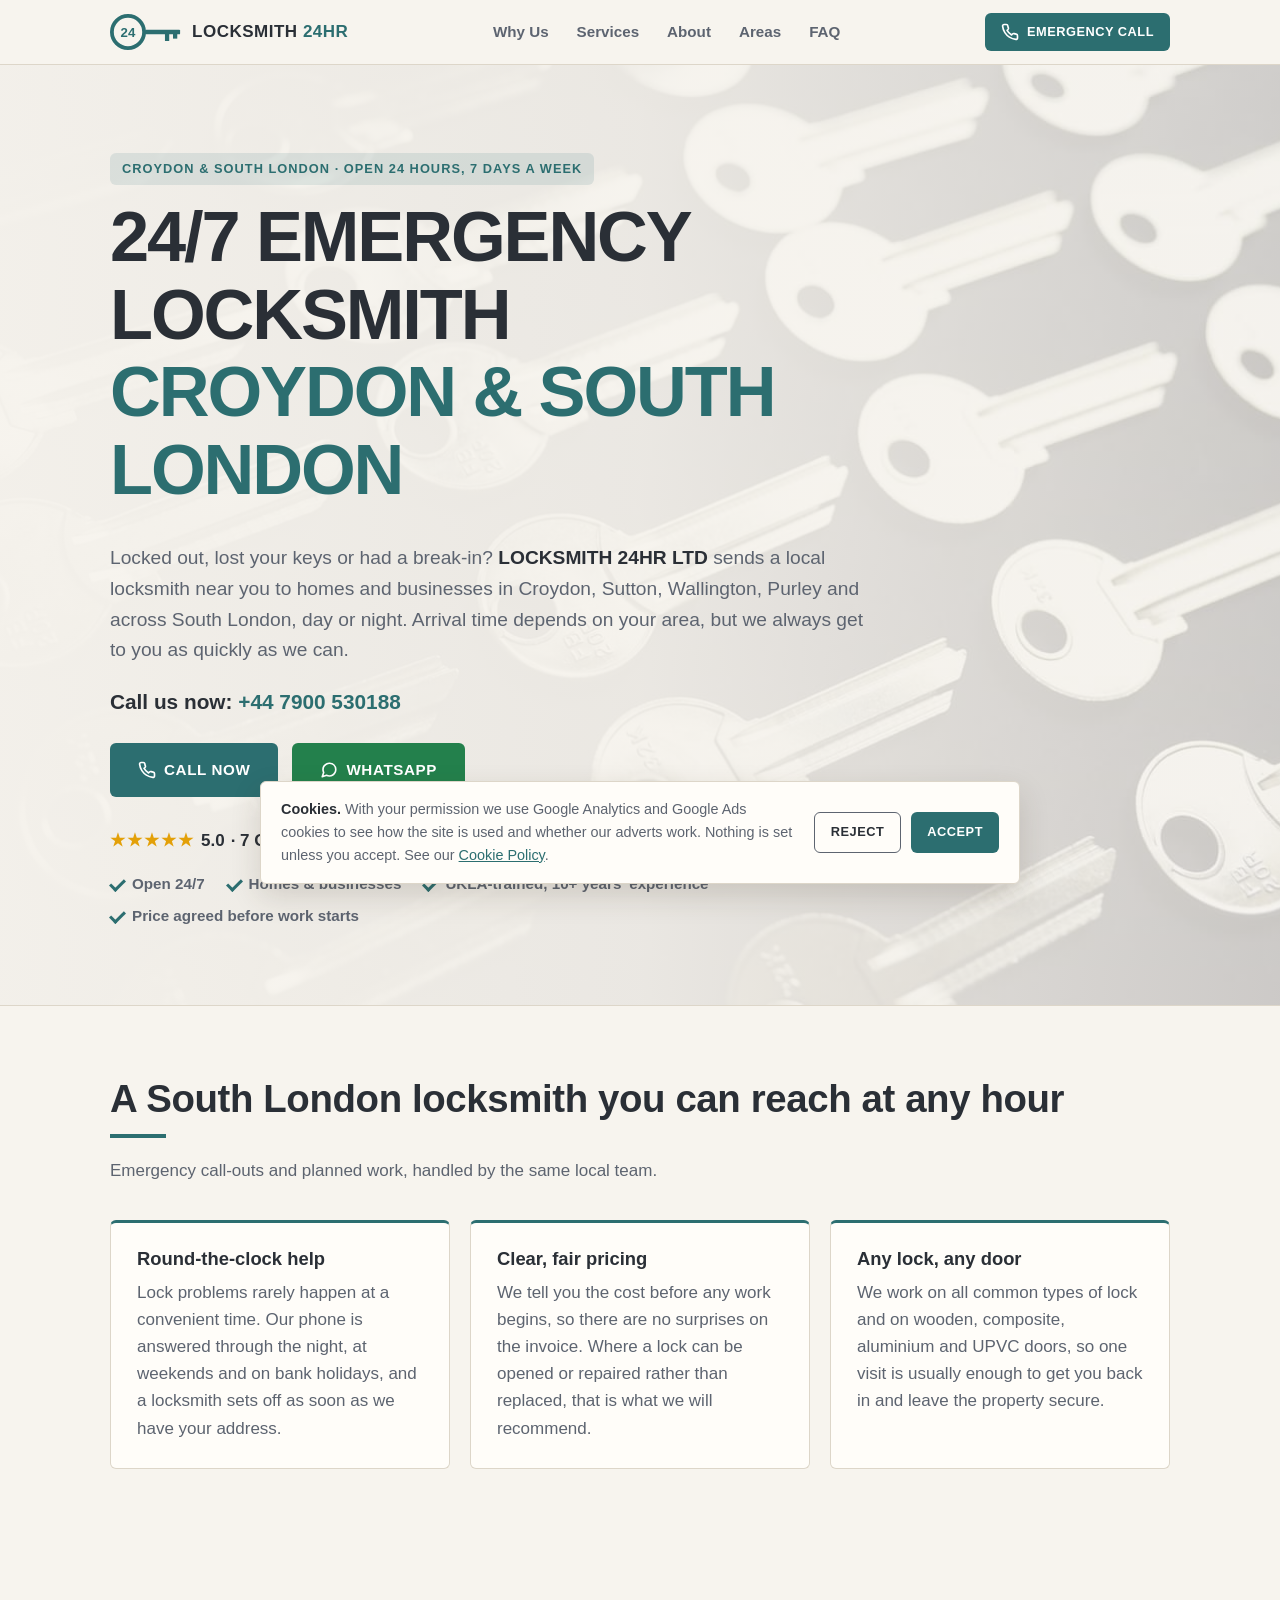
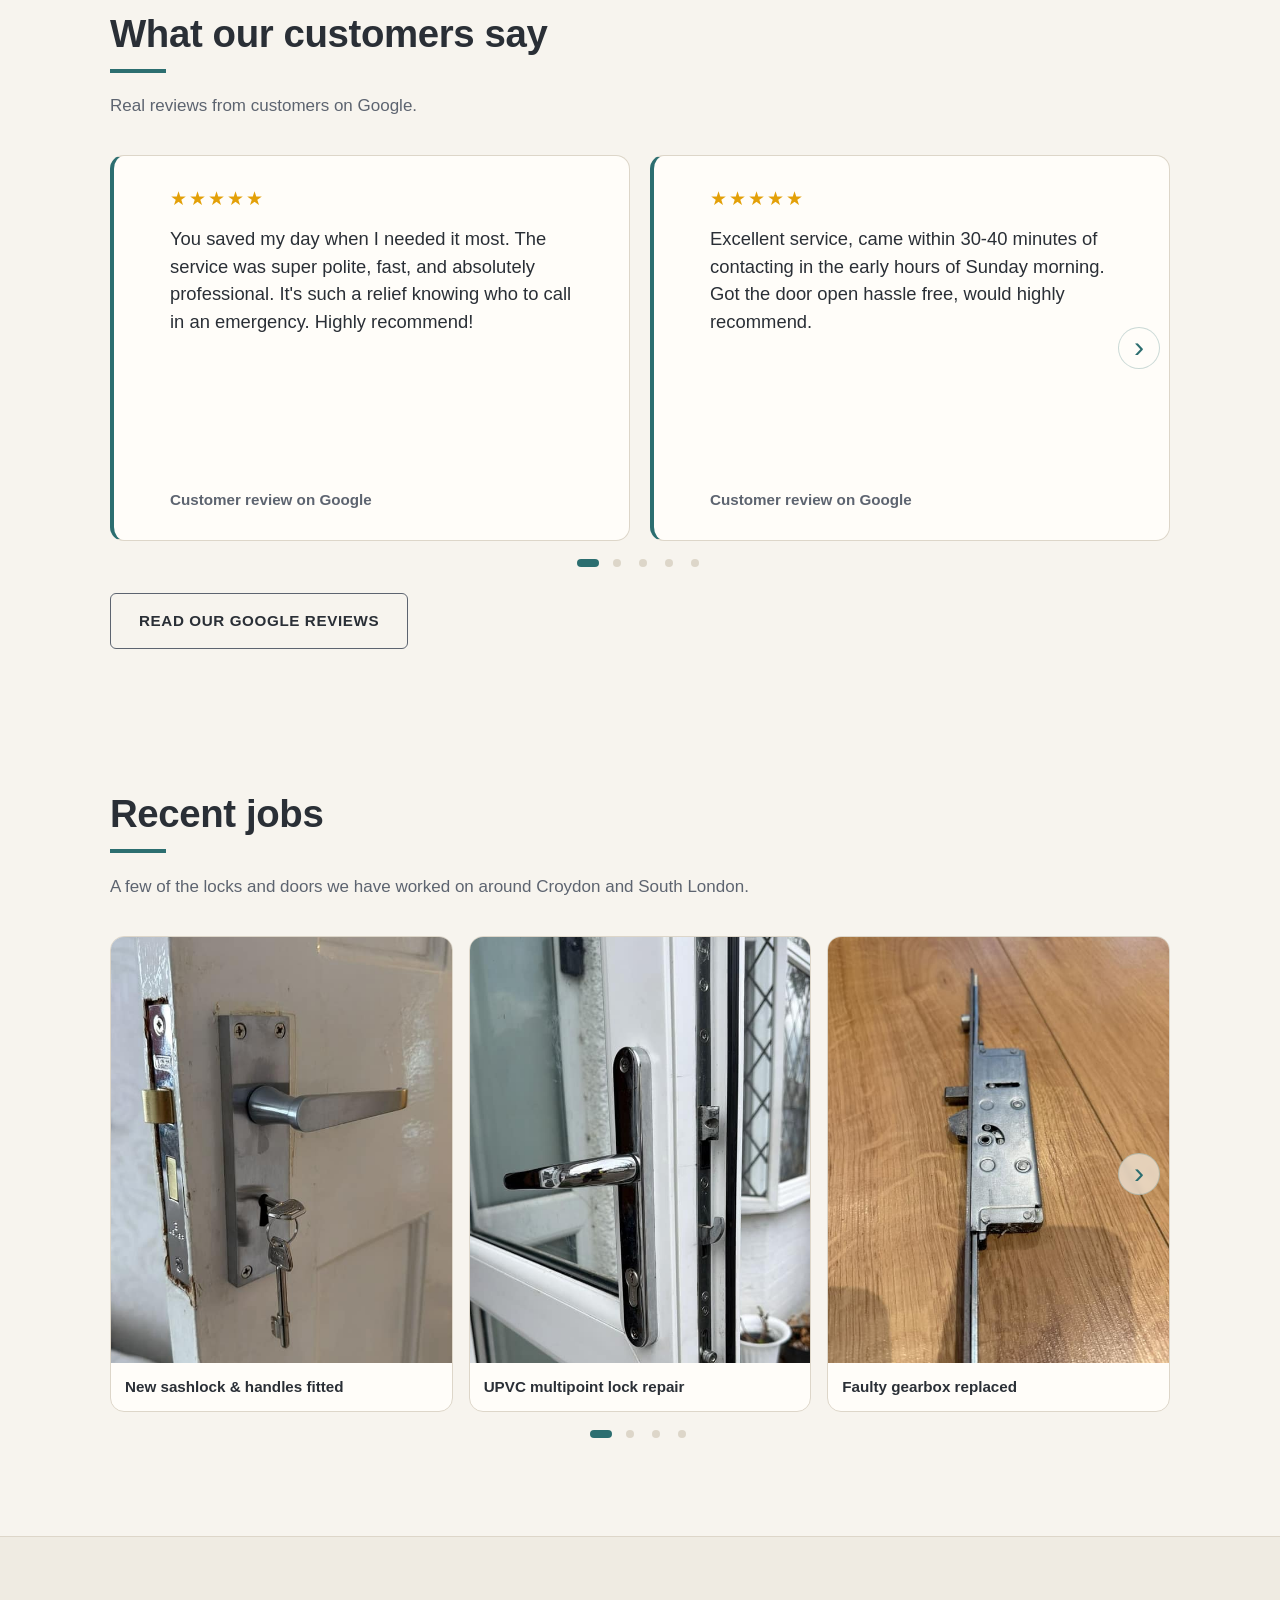
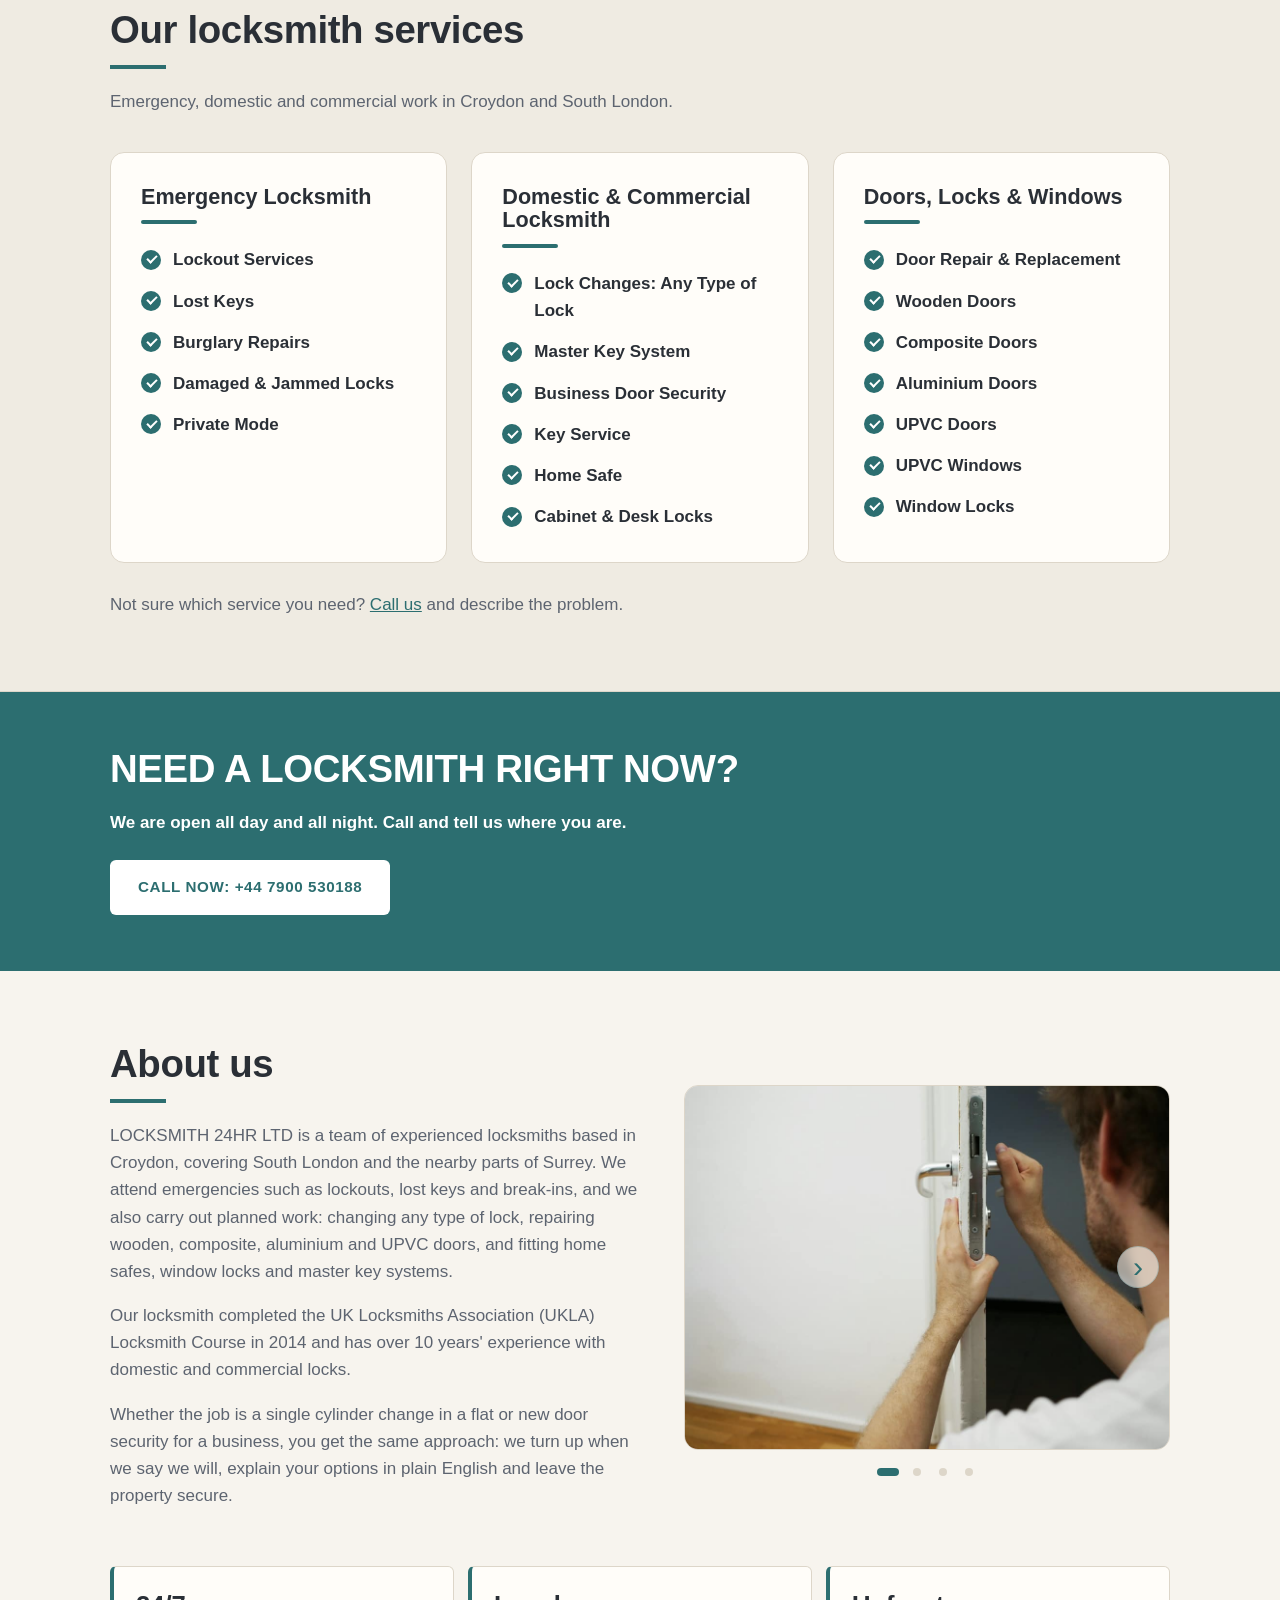
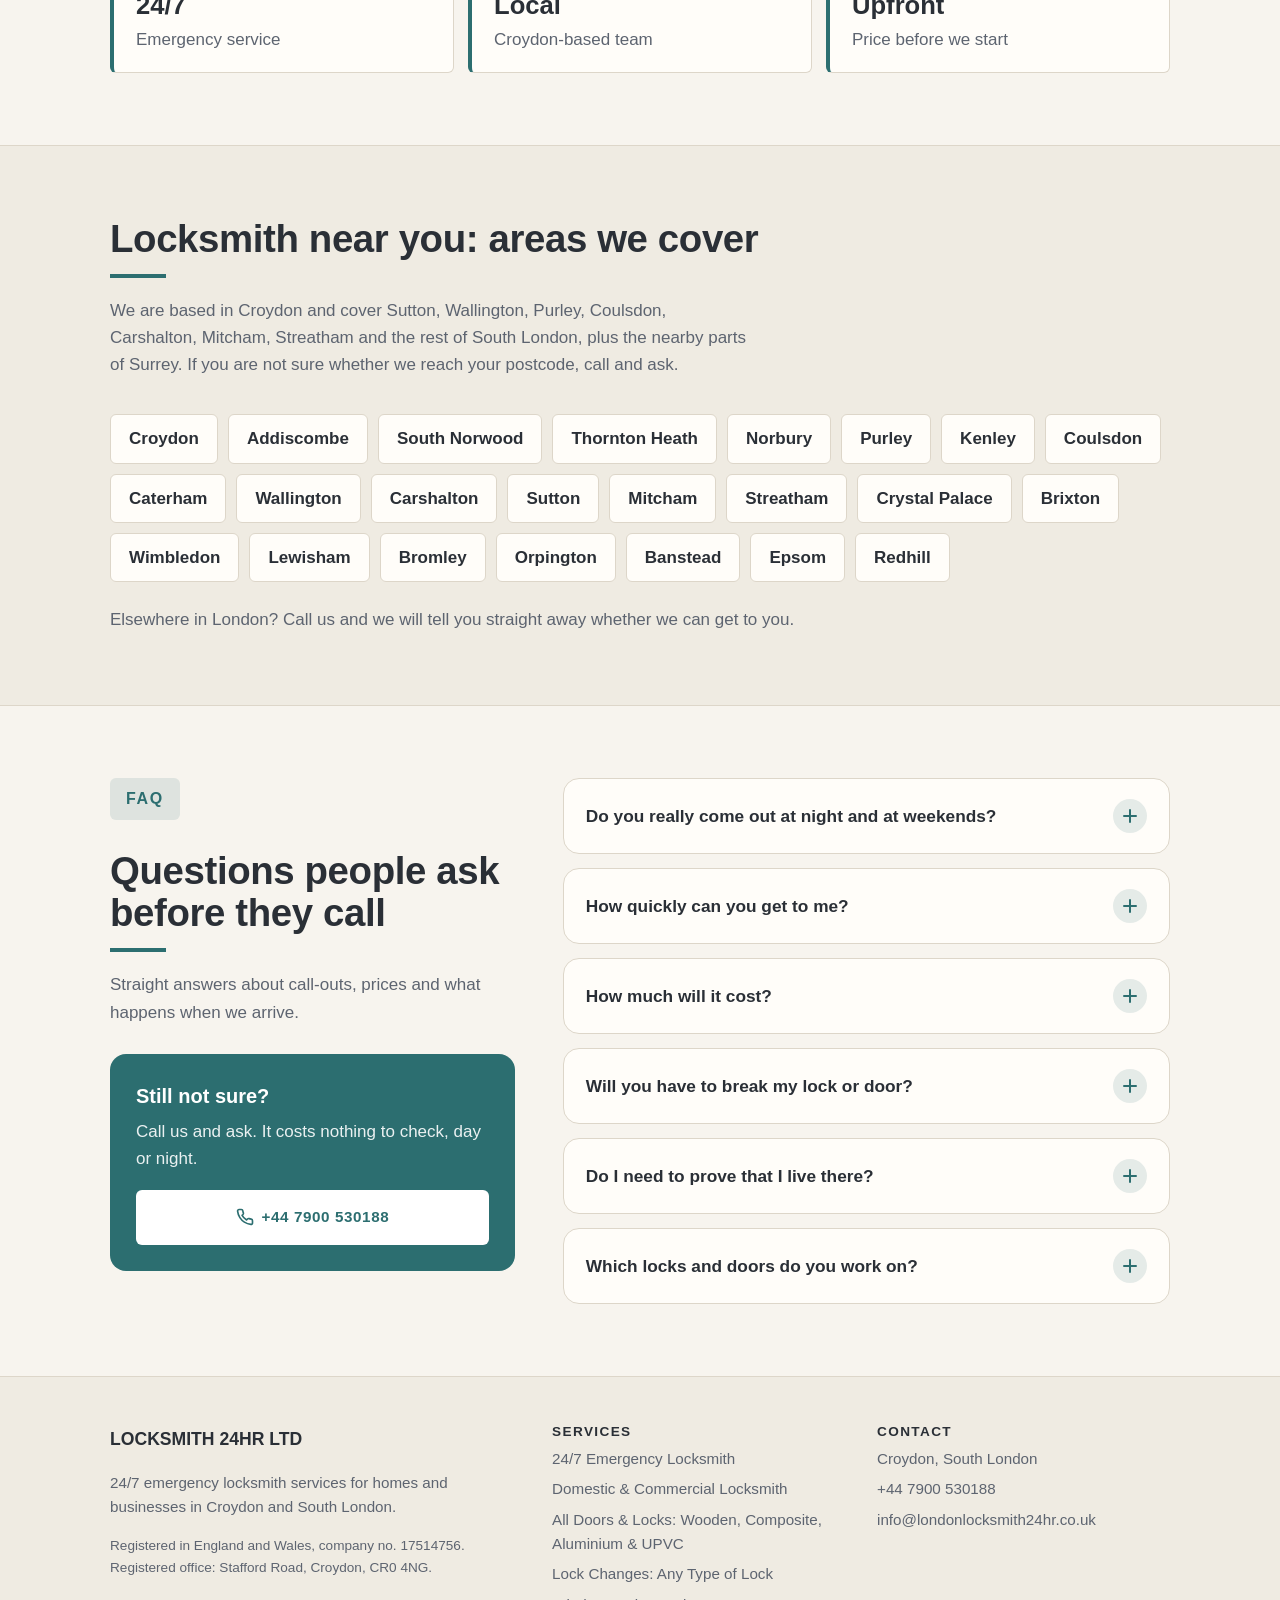
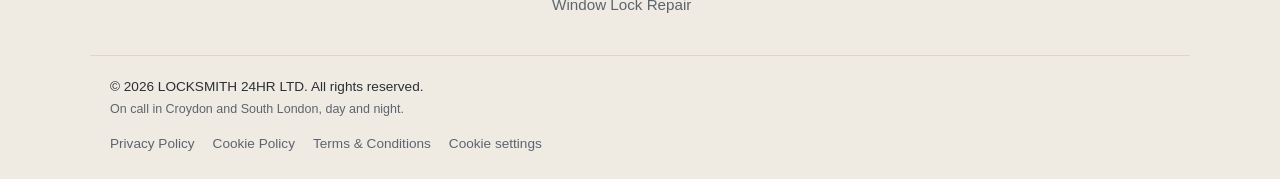
<file: index.html>
<!DOCTYPE html>
<html lang="en-GB">
<head>
  <meta charset="UTF-8">
  <meta name="viewport" content="width=device-width, initial-scale=1">
  <title>24/7 Emergency Locksmith Croydon &amp; South London | 07900 530188</title>
  <meta name="description" content="Call 07900 530188. 24-hour locksmith in Croydon &amp; South London for lockouts, lost keys, lock changes, burglary repairs, all doors and locks.">
  <link rel="canonical" href="https://londonlocksmith24hr.co.uk/">
  <meta property="og:type" content="website">
  <meta property="og:site_name" content="Locksmith 24HR">
  <meta property="og:url" content="https://londonlocksmith24hr.co.uk/">
  <meta property="og:title" content="24/7 Emergency Locksmith Croydon &amp; South London">
  <meta property="og:description" content="24-hour locksmith in Croydon &amp; South London. Lockouts, lock changes, burglary repairs, all doors and locks.">
  <meta property="og:image" content="https://londonlocksmith24hr.co.uk/images/og-image.png">
  <meta property="og:image:width" content="1200">
  <meta property="og:image:height" content="630">
  <meta name="twitter:card" content="summary_large_image">
  <meta name="theme-color" content="#f7f4ee">
  <link rel="icon" href="favicon.svg" type="image/svg+xml">
  <link rel="apple-touch-icon" href="apple-touch-icon.png">
  <link rel="stylesheet" href="styles.css?v=20">

  <script type="application/ld+json">
  {
    "@context": "https://schema.org",
    "@type": "Locksmith",
    "name": "LOCKSMITH 24HR LTD",
    "url": "https://londonlocksmith24hr.co.uk/",
    "telephone": "+447900530188",
    "email": "info@londonlocksmith24hr.co.uk",
    "sameAs": ["https://www.google.com/maps/place/?q=place_id:ChIJu1b-jtsNJq0RPYiGe-Fjt7Y"],
    "areaServed": ["Croydon","Addiscombe","South Norwood","Thornton Heath","Norbury","Purley","Kenley","Coulsdon","Caterham","Wallington","Carshalton","Sutton","Mitcham","Streatham","Crystal Palace","Brixton","Wimbledon","Lewisham","Bromley","Orpington","Banstead","Epsom","Redhill"],
    "address": { "@type": "PostalAddress", "addressLocality": "Croydon", "addressRegion": "London", "addressCountry": "GB" },
    "openingHoursSpecification": {
      "@type": "OpeningHoursSpecification",
      "dayOfWeek": ["Monday","Tuesday","Wednesday","Thursday","Friday","Saturday","Sunday"],
      "opens": "00:00",
      "closes": "23:59"
    }
  }
  </script>
  <script type="application/ld+json">
  {"@context":"https://schema.org","@type":"FAQPage","mainEntity":[{"@type":"Question","name":"Do you really come out at night and at weekends?","acceptedAnswer":{"@type":"Answer","text":"Yes. Our phone is answered 24 hours a day, every day of the year, including bank holidays, and a locksmith is sent out as soon as we have your address."}},{"@type":"Question","name":"How quickly can you get to me?","acceptedAnswer":{"@type":"Answer","text":"It depends on where you are and on traffic at the time. We are based in Croydon, so nearby areas are the quickest to reach. When you call we give you an estimated arrival time, and we let you know if anything changes."}},{"@type":"Question","name":"How much will it cost?","acceptedAnswer":{"@type":"Answer","text":"The price depends on the type of lock and what needs doing, so we cannot give one figure for every job. We tell you the price before any work starts, and if the job turns out to need something extra we ask you first."}},{"@type":"Question","name":"Will you have to break my lock or door?","acceptedAnswer":{"@type":"Answer","text":"We always try to open the door without damage first. Some locks cannot be opened that way, and in that case we explain what is needed and what it will cost before going ahead."}},{"@type":"Question","name":"Do I need to prove that I live there?","acceptedAnswer":{"@type":"Answer","text":"We may ask for ID or another proof that you live at, own or are allowed to enter the property. If your documents are locked inside, you can show them once the door is open."}},{"@type":"Question","name":"Which locks and doors do you work on?","acceptedAnswer":{"@type":"Answer","text":"All common types of lock, on wooden, composite, aluminium and UPVC doors. We also fit and repair window locks, home safes and master key systems for homes and businesses."}}]}
  </script>
</head>
<body>

  <header class="site-header">
    <div class="container header-inner">
      <a class="brand" href="#top" aria-label="Locksmith 24HR home">
        <svg class="brand-logo" viewBox="-38 -38 152 76" aria-hidden="true"><circle cx="0" cy="0" r="34" fill="none" stroke="currentColor" stroke-width="8"/><text x="0" y="10" text-anchor="middle" font-size="28" font-weight="900" fill="currentColor">24</text><rect x="36" y="-5" width="74" height="10" rx="2" fill="currentColor"/><rect x="78" y="3" width="9" height="16" fill="currentColor"/><rect x="95" y="3" width="9" height="11" fill="currentColor"/></svg>
        <span class="brand-name">LOCKSMITH <b>24HR</b></span>
      </a>
      <nav class="nav" aria-label="Main">
        <a href="#why-us">Why Us</a>
        <a href="#services">Services</a>
        <a href="#about">About</a>
        <a href="#areas">Areas</a>
        <a href="#faq">FAQ</a>
      </nav>
      <a class="btn btn-primary btn-small" href="tel:+447900530188">
        <svg class="icon" viewBox="0 0 24 24" aria-hidden="true"><path d="M22 16.920v3a2 2 0 0 1-2.180 2 19.800 19.800 0 0 1-8.630-3.070 19.500 19.500 0 0 1-6-6A19.800 19.800 0 0 1 2.120 4.180 2 2 0 0 1 4.110 2h3a2 2 0 0 1 2 1.720c.130.960.360 1.900.700 2.810a2 2 0 0 1-.450 2.110L8.090 9.910a16 16 0 0 0 6 6l1.270-1.270a2 2 0 0 1 2.110-.450c.910.340 1.850.570 2.810.700A2 2 0 0 1 22 16.920z"/></svg>
        Emergency Call
      </a>
    </div>
  </header>

  <main id="top">

    <section class="hero">
      <div class="container hero-inner">
        <p class="eyebrow">Croydon &amp; South London &middot; Open 24 hours, 7 days a week</p>
        <h1>24/7 Emergency Locksmith <span>Croydon &amp; South London</span></h1>
        <p class="lead">Locked out, lost your keys or had a break-in? <strong>LOCKSMITH 24HR LTD</strong> sends a local locksmith near you to homes and businesses in Croydon, Sutton, Wallington, Purley and across South London, day or night. Arrival time depends on your area, but we always get to you as quickly as we can.</p>
        <p class="hero-phone">Call us now: <a href="tel:+447900530188">+44 7900 530188</a></p>
        <div class="cta-row">
          <a class="btn btn-primary" href="tel:+447900530188">
            <svg class="icon" viewBox="0 0 24 24" aria-hidden="true"><path d="M22 16.920v3a2 2 0 0 1-2.180 2 19.800 19.800 0 0 1-8.630-3.070 19.500 19.500 0 0 1-6-6A19.800 19.800 0 0 1 2.120 4.180 2 2 0 0 1 4.110 2h3a2 2 0 0 1 2 1.720c.130.960.360 1.900.700 2.810a2 2 0 0 1-.450 2.110L8.090 9.910a16 16 0 0 0 6 6l1.270-1.270a2 2 0 0 1 2.110-.450c.910.340 1.850.570 2.810.700A2 2 0 0 1 22 16.920z"/></svg>
            Call Now
          </a>
          <a class="btn btn-whatsapp" href="https://wa.me/447900530188" target="_blank" rel="noopener">
            <svg class="icon" viewBox="0 0 24 24" aria-hidden="true"><path d="M21 11.500a8.380 8.380 0 0 1-.900 3.800 8.500 8.500 0 0 1-7.600 4.700 8.380 8.380 0 0 1-3.800-.900L3 21l1.900-5.700a8.380 8.380 0 0 1-.900-3.800 8.500 8.500 0 0 1 4.700-7.600 8.380 8.380 0 0 1 3.800-.900h.500a8.480 8.480 0 0 1 8 8v.500z"/></svg>
            WhatsApp
          </a>
        </div>
        <a class="rating" href="https://search.google.com/local/reviews?placeid=ChIJu1b-jtsNJq0RPYiGe-Fjt7Y" target="_blank" rel="noopener"><span class="rating-stars" aria-hidden="true">★★★★★</span> <strong>5.0</strong> &middot; 7 Google reviews</a>
        <ul class="badges">
          <li>Open 24/7</li>
          <li>Homes &amp; businesses</li>
          <li>UKLA-trained, 10+ years' experience</li>
          <li>Price agreed before work starts</li>
        </ul>
      </div>
    </section>

    <section class="section" id="why-us">
      <div class="container">
        <h2>A South London locksmith you can reach at any hour</h2>
        <p class="section-lead">Emergency call-outs and planned work, handled by the same local team.</p>
        <div class="grid grid-3">
          <article class="card">
            <h3>Round-the-clock help</h3>
            <p>Lock problems rarely happen at a convenient time. Our phone is answered through the night, at weekends and on bank holidays, and a locksmith sets off as soon as we have your address.</p>
          </article>
          <article class="card">
            <h3>Clear, fair pricing</h3>
            <p>We tell you the cost before any work begins, so there are no surprises on the invoice. Where a lock can be opened or repaired rather than replaced, that is what we will recommend.</p>
          </article>
          <article class="card">
            <h3>Any lock, any door</h3>
            <p>We work on all common types of lock and on wooden, composite, aluminium and UPVC doors, so one visit is usually enough to get you back in and leave the property secure.</p>
          </article>
        </div>
      </div>
    </section>

    <section class="section" id="reviews">
      <div class="container">
        <h2>What our customers say</h2>
        <p class="section-lead">Real reviews from customers on Google.</p>
        <div class="slider" data-slider data-autoheight>
        <div class="reviews" data-slider-track>
        <figure class="review">
          <p class="rating-stars" aria-label="5 out of 5 stars">★★★★★</p>
          <blockquote>You saved my day when I needed it most. The service was super polite, fast, and absolutely professional. It's such a relief knowing who to call in an emergency. Highly recommend!</blockquote>
          <figcaption>Customer review on Google</figcaption>
        </figure>
        <figure class="review">
          <p class="rating-stars" aria-label="5 out of 5 stars">★★★★★</p>
          <blockquote>Excellent service, came within 30-40 minutes of contacting in the early hours of Sunday morning. Got the door open hassle free, would highly recommend.</blockquote>
          <figcaption>Customer review on Google</figcaption>
        </figure>
        <figure class="review">
          <p class="rating-stars" aria-label="5 out of 5 stars">★★★★★</p>
          <blockquote>I needed a locksmith while on holiday in London - total panic situation. I contacted Locksmith24 and he was impeccable. Immediately available on the phone, explained everything clearly, arrived on time, opened the door without any damage and in 5 minutes everything was sorted. Really kind and very fair on the price, which is not always the case for a tourist. If you are in London and need help, call him without hesitation.</blockquote>
          <figcaption>Customer review on Google</figcaption>
        </figure>
        <figure class="review">
          <p class="rating-stars" aria-label="5 out of 5 stars">★★★★★</p>
          <blockquote>Really happy with the service, everything was done quickly and professionally. Thank you for your help. Would definitely recommend!</blockquote>
          <figcaption>Customer review on Google</figcaption>
        </figure>
        <figure class="review">
          <p class="rating-stars" aria-label="5 out of 5 stars">★★★★★</p>
          <blockquote>Absolutely brilliant service from Locksmith 24HR. Very professional, friendly and reliable from start to finish. They responded quickly, got the job done efficiently and made the whole process stress-free. Really appreciate the help and would definitely recommend them to anyone looking for a trustworthy locksmith. Thank you again for your excellent service!</blockquote>
          <figcaption>Customer review on Google</figcaption>
        </figure>
        <figure class="review">
          <p class="rating-stars" aria-label="5 out of 5 stars">★★★★★</p>
          <blockquote>Excellent job, quick and professional!</blockquote>
          <figcaption>Safe lock installed, opened and repaired · Customer review on Google</figcaption>
        </figure>
        </div>
          <button class="slider-arrow slider-prev" type="button" data-dir="-1" aria-label="Previous review">&lsaquo;</button>
          <button class="slider-arrow slider-next" type="button" data-dir="1" aria-label="Next review">&rsaquo;</button>
        </div>
        <div class="slider-dots" data-slider-dots></div>
        <a class="btn btn-outline" href="https://search.google.com/local/reviews?placeid=ChIJu1b-jtsNJq0RPYiGe-Fjt7Y" target="_blank" rel="noopener">Read our Google reviews</a>
      </div>
    </section>

    <section class="section" id="work">
      <div class="container">
        <h2>Recent jobs</h2>
        <p class="section-lead">A few of the locks and doors we have worked on around Croydon and South London.</p>
        <div class="slider" data-slider>
        <div class="work-grid" data-slider-track>
          <figure>
            <img src="images/job-internal-sashlock.jpg" alt="New sashlock and lever handles fitted to an internal wooden door" width="800" height="1000" loading="lazy">
            <figcaption>New sashlock &amp; handles fitted</figcaption>
          </figure>
          <figure>
            <img src="images/job-upvc-multipoint.jpg" alt="UPVC front door with a repaired multipoint lock and new handle" width="800" height="1000" loading="lazy">
            <figcaption>UPVC multipoint lock repair</figcaption>
          </figure>
          <figure>
            <img src="images/job-gearbox.jpg" alt="Faulty multipoint lock gearbox taken out of a UPVC door" width="800" height="1000" loading="lazy">
            <figcaption>Faulty gearbox replaced</figcaption>
          </figure>
          <figure>
            <img src="images/job-diamond-cylinder.jpg" alt="Sold Secure Diamond anti-snap thumbturn cylinder" width="800" height="1000" loading="lazy">
            <figcaption>Anti-snap cylinder upgrade</figcaption>
          </figure>
          <figure>
            <img src="images/job-electric-rim-lock.jpg" alt="Electric rim lock opened up for repair on a front door" width="800" height="1000" loading="lazy">
            <figcaption>Electric rim lock repair</figcaption>
          </figure>
          <figure>
            <img src="images/job-old-mortice.jpg" alt="Old worn mortice lock removed from a door" width="800" height="1000" loading="lazy">
            <figcaption>Old mortice lock replaced</figcaption>
          </figure>
        </div>
          <button class="slider-arrow slider-prev" type="button" data-dir="-1" aria-label="Previous photo">&lsaquo;</button>
          <button class="slider-arrow slider-next" type="button" data-dir="1" aria-label="Next photo">&rsaquo;</button>
        </div>
        <div class="slider-dots" data-slider-dots></div>
      </div>
    </section>

    <section class="section section-alt" id="services">
      <div class="container">
        <h2>Our locksmith services</h2>
        <p class="section-lead">Emergency, domestic and commercial work in Croydon and South London.</p>

        <div class="service-groups">
          <article class="service-group">
            <h3>Emergency Locksmith</h3>
            <ul class="check-list">
              <li>Lockout Services</li>
              <li>Lost Keys</li>
              <li>Burglary Repairs</li>
              <li>Damaged &amp; Jammed Locks</li>
              <li>Private Mode</li>
            </ul>
          </article>

          <article class="service-group">
            <h3>Domestic &amp; Commercial Locksmith</h3>
            <ul class="check-list">
              <li>Lock Changes: Any Type of Lock</li>
              <li>Master Key System</li>
              <li>Business Door Security</li>
              <li>Key Service</li>
              <li>Home Safe</li>
              <li>Cabinet &amp; Desk Locks</li>
            </ul>
          </article>

          <article class="service-group">
            <h3>Doors, Locks &amp; Windows</h3>
            <ul class="check-list">
              <li>Door Repair &amp; Replacement</li>
              <li>Wooden Doors</li>
              <li>Composite Doors</li>
              <li>Aluminium Doors</li>
              <li>UPVC Doors</li>
              <li>UPVC Windows</li>
              <li>Window Locks</li>
            </ul>
          </article>
        </div>

        <p class="service-note">Not sure which service you need? <a href="tel:+447900530188">Call us</a> and describe the problem.</p>
      </div>
    </section>

    <section class="cta-band">
      <div class="container">
        <h2>Need a locksmith right now?</h2>
        <p>We are open all day and all night. Call and tell us where you are.</p>
        <a class="btn btn-light" href="tel:+447900530188">Call Now: +44 7900 530188</a>
      </div>
    </section>

    <section class="section" id="about">
      <div class="container about">
        <div>
          <h2>About us</h2>
          <p>LOCKSMITH 24HR LTD is a team of experienced locksmiths based in Croydon, covering South London and the nearby parts of Surrey. We attend emergencies such as lockouts, lost keys and break-ins, and we also carry out planned work: changing any type of lock, repairing wooden, composite, aluminium and UPVC doors, and fitting home safes, window locks and master key systems.</p>
          <p>Our locksmith completed the UK Locksmiths Association (UKLA) Locksmith Course in 2014 and has over 10 years' experience with domestic and commercial locks.</p>
          <p>Whether the job is a single cylinder change in a flat or new door security for a business, you get the same approach: we turn up when we say we will, explain your options in plain English and leave the property secure.</p>
        </div>
        <div class="about-photo">
          <div class="slider" data-slider>
            <div class="about-slides" data-slider-track>
              <figure><img class="pos-right" src="images/locksmith-door.jpg" alt="Locksmith fitting a lock to a door" width="1600" height="1201" loading="lazy"></figure>
              <figure><img src="images/stock-keys-in-white-door.jpg" alt="Keys in a new lock on a white front door" width="1200" height="900" loading="lazy"></figure>
              <figure><img src="images/stock-security-door-lock.jpg" alt="Security door with a multipoint lock and lever handle" width="1200" height="900" loading="lazy"></figure>
              <figure><img src="images/stock-open-door-mortice-lock.jpg" alt="Open door showing a mortice lock and handle" width="1200" height="900" loading="lazy"></figure>
            </div>
            <button class="slider-arrow slider-prev" type="button" data-dir="-1" aria-label="Previous photo">&lsaquo;</button>
            <button class="slider-arrow slider-next" type="button" data-dir="1" aria-label="Next photo">&rsaquo;</button>
          </div>
          <div class="slider-dots" data-slider-dots></div>
        </div>
        <ul class="stats">
          <li><strong>24/7</strong>Emergency service</li>
          <li><strong>Local</strong>Croydon-based team</li>
          <li><strong>Upfront</strong>Price before we start</li>
        </ul>
      </div>
    </section>

    <section class="section section-alt" id="areas">
      <div class="container">
        <h2>Locksmith near you: areas we cover</h2>
        <p class="section-lead">We are based in Croydon and cover Sutton, Wallington, Purley, Coulsdon, Carshalton, Mitcham, Streatham and the rest of South London, plus the nearby parts of Surrey. If you are not sure whether we reach your postcode, call and ask.</p>
        <ul class="areas">
          <li>Croydon</li>
          <li>Addiscombe</li>
          <li>South Norwood</li>
          <li>Thornton Heath</li>
          <li>Norbury</li>
          <li>Purley</li>
          <li>Kenley</li>
          <li>Coulsdon</li>
          <li>Caterham</li>
          <li>Wallington</li>
          <li>Carshalton</li>
          <li>Sutton</li>
          <li>Mitcham</li>
          <li>Streatham</li>
          <li>Crystal Palace</li>
          <li>Brixton</li>
          <li>Wimbledon</li>
          <li>Lewisham</li>
          <li>Bromley</li>
          <li>Orpington</li>
          <li>Banstead</li>
          <li>Epsom</li>
          <li>Redhill</li>
        </ul>
        <p class="areas-note">Elsewhere in London? Call us and we will tell you straight away whether we can get to you.</p>
      </div>
    </section>

    <section class="section" id="faq">
      <div class="container faq-layout">
        <div class="faq-intro">
          <p class="eyebrow">FAQ</p>
          <h2>Questions people ask before they call</h2>
          <p class="faq-lead">Straight answers about call-outs, prices and what happens when we arrive.</p>
          <div class="faq-help">
            <strong>Still not sure?</strong>
            <p>Call us and ask. It costs nothing to check, day or night.</p>
            <a class="btn btn-primary" href="tel:+447900530188"><svg class="icon" viewBox="0 0 24 24" aria-hidden="true"><path d="M22 16.920v3a2 2 0 0 1-2.180 2 19.800 19.800 0 0 1-8.630-3.070 19.500 19.500 0 0 1-6-6A19.800 19.800 0 0 1 2.120 4.180 2 2 0 0 1 4.110 2h3a2 2 0 0 1 2 1.720c.130.960.360 1.900.700 2.810a2 2 0 0 1-.450 2.110L8.090 9.910a16 16 0 0 0 6 6l1.270-1.270a2 2 0 0 1 2.110-.450c.910.340 1.850.570 2.810.700A2 2 0 0 1 22 16.920z"/></svg> +44 7900 530188</a>
          </div>
        </div>
        <div class="faq">
          <details>
            <summary><span class="faq-q">Do you really come out at night and at weekends?</span><span class="faq-toggle" aria-hidden="true"></span></summary>
            <p>Yes. Our phone is answered 24 hours a day, every day of the year, including bank holidays, and a locksmith is sent out as soon as we have your address.</p>
          </details>
          <details>
            <summary><span class="faq-q">How quickly can you get to me?</span><span class="faq-toggle" aria-hidden="true"></span></summary>
            <p>It depends on where you are and on traffic at the time. We are based in Croydon, so nearby areas are the quickest to reach. When you call we give you an estimated arrival time, and we let you know if anything changes.</p>
          </details>
          <details>
            <summary><span class="faq-q">How much will it cost?</span><span class="faq-toggle" aria-hidden="true"></span></summary>
            <p>The price depends on the type of lock and what needs doing, so we cannot give one figure for every job. We tell you the price before any work starts, and if the job turns out to need something extra we ask you first.</p>
          </details>
          <details>
            <summary><span class="faq-q">Will you have to break my lock or door?</span><span class="faq-toggle" aria-hidden="true"></span></summary>
            <p>We always try to open the door without damage first. Some locks cannot be opened that way, and in that case we explain what is needed and what it will cost before going ahead.</p>
          </details>
          <details>
            <summary><span class="faq-q">Do I need to prove that I live there?</span><span class="faq-toggle" aria-hidden="true"></span></summary>
            <p>We may ask for ID or another proof that you live at, own or are allowed to enter the property. If your documents are locked inside, you can show them once the door is open.</p>
          </details>
          <details>
            <summary><span class="faq-q">Which locks and doors do you work on?</span><span class="faq-toggle" aria-hidden="true"></span></summary>
            <p>All common types of lock, on wooden, composite, aluminium and UPVC doors. We also fit and repair window locks, home safes and master key systems for homes and businesses.</p>
          </details>
        </div>
      </div>
    </section>

  </main>

  <footer class="site-footer">
    <div class="container footer-grid">
      <div>
        <p class="footer-brand">LOCKSMITH 24HR LTD</p>
        <p>24/7 emergency locksmith services for homes and businesses in Croydon and South London.</p>
        <p class="company-details">Registered in England and Wales, company no. 17514756.<br>Registered office: Stafford Road, Croydon, CR0 4NG.</p>
      </div>
      <div>
        <h3>Services</h3>
        <ul>
          <li><a href="#services">24/7 Emergency Locksmith</a></li>
          <li><a href="#services">Domestic &amp; Commercial Locksmith</a></li>
          <li><a href="#services">All Doors &amp; Locks: Wooden, Composite, Aluminium &amp; UPVC</a></li>
          <li><a href="#services">Lock Changes: Any Type of Lock</a></li>
          <li><a href="#services">Window Lock Repair</a></li>
        </ul>
      </div>
      <div>
        <h3>Contact</h3>
        <ul>
          <li>Croydon, South London</li>
          <li><a href="tel:+447900530188">+44 7900 530188</a></li>
          <li><a href="mailto:info@londonlocksmith24hr.co.uk">info@londonlocksmith24hr.co.uk</a></li>
        </ul>
      </div>
    </div>
    <div class="container footer-bottom">
      <p class="copyright">&copy; <span id="year">2026</span> LOCKSMITH 24HR LTD. All rights reserved.<br><small>On call in Croydon and South London, day and night.</small></p>
      <p class="legal-links">
        <a href="/privacy-policy">Privacy Policy</a>
        <a href="/cookie-policy">Cookie Policy</a>
        <a href="/terms">Terms &amp; Conditions</a>
        <a href="#cookie-settings">Cookie settings</a>
      </p>
    </div>
  </footer>

  <div class="mobile-bar">
    <a class="btn btn-primary" href="tel:+447900530188">Call Now</a>
    <a class="btn btn-whatsapp" href="https://wa.me/447900530188" target="_blank" rel="noopener">WhatsApp</a>
  </div>

  <div class="cookie-notice" id="cookie-notice" hidden>
    <p><strong>Cookies.</strong> With your permission we use Google Analytics and Google Ads cookies to see how the site is used and whether our adverts work. Nothing is set unless you accept. See our <a href="/cookie-policy">Cookie Policy</a>.</p>
    <div class="cookie-actions">
      <button class="btn btn-outline btn-small" id="cookie-reject" type="button">Reject</button>
      <button class="btn btn-primary btn-small" id="cookie-accept" type="button">Accept</button>
    </div>
  </div>

  <script src="script.js?v=17"></script>
</body>
</html>
</file>
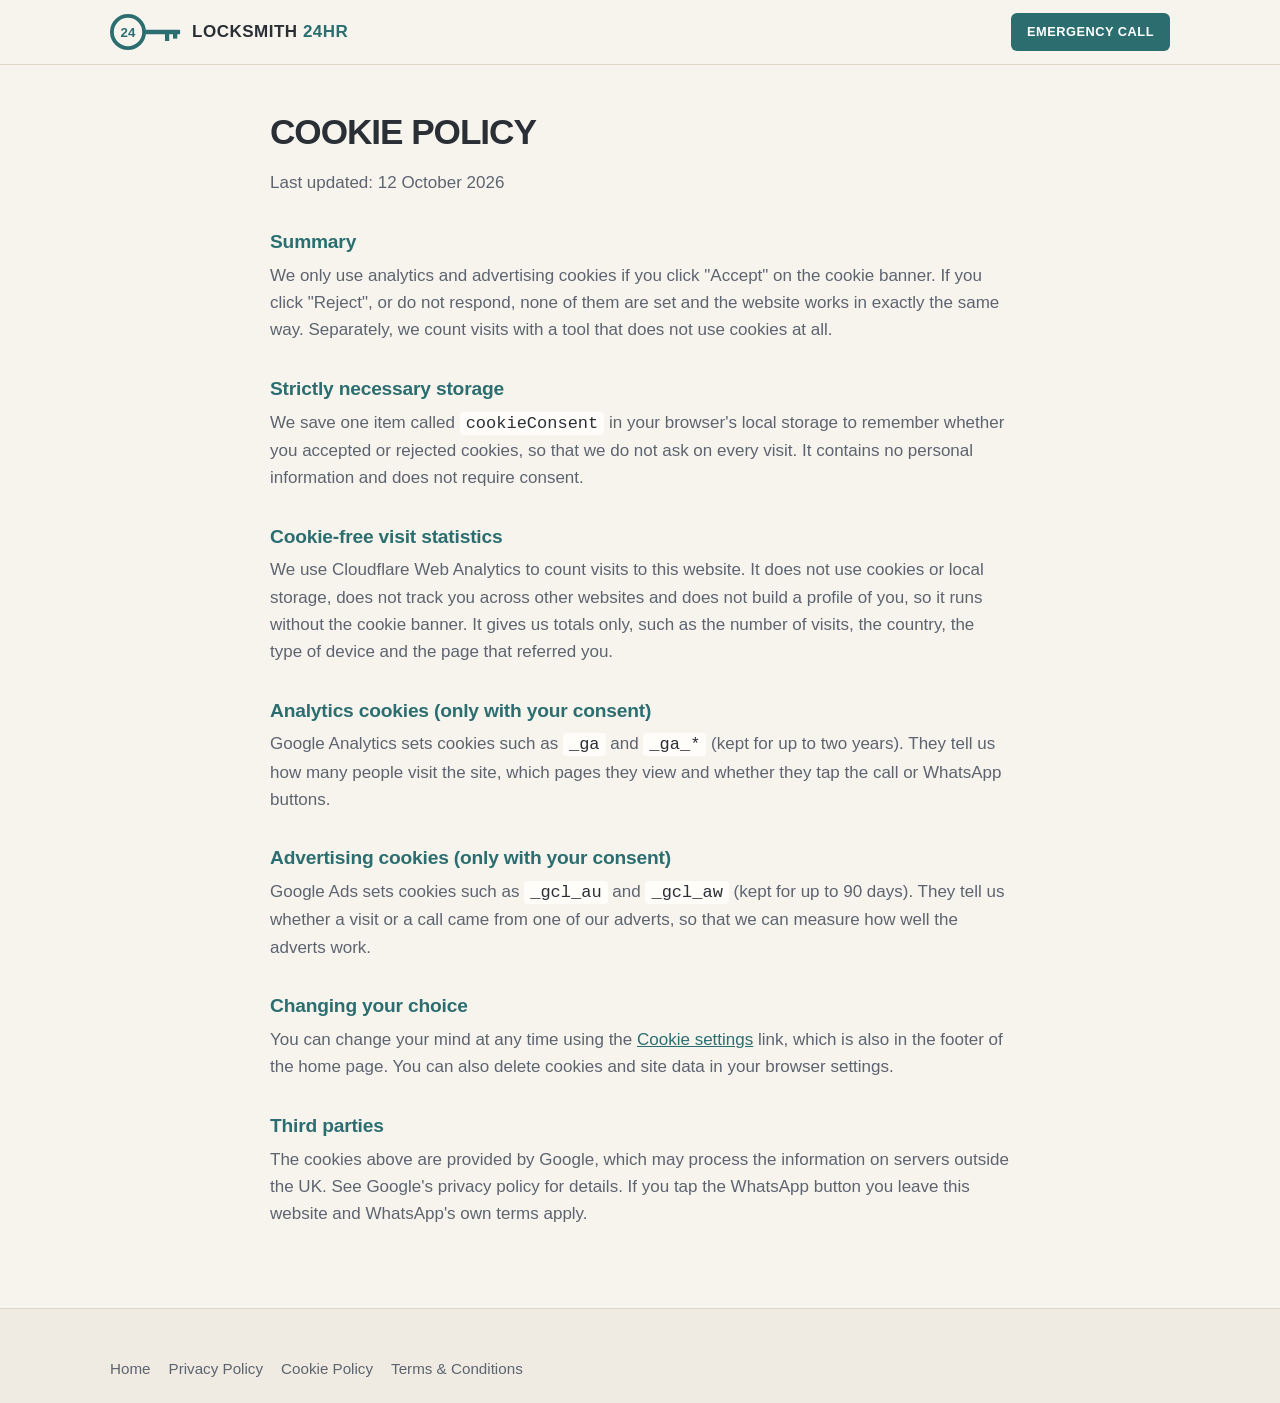
<file: cookie-policy.html>
<!DOCTYPE html>
<html lang="en-GB">
<head>
  <meta charset="UTF-8">
  <meta name="viewport" content="width=device-width, initial-scale=1">
  <title>Cookie Policy | LOCKSMITH 24HR LTD</title>
  <meta name="robots" content="noindex">
  <link rel="icon" href="favicon.svg" type="image/svg+xml">
  <link rel="stylesheet" href="styles.css?v=8">
</head>
<body>
  <header class="site-header">
    <div class="container header-inner">
      <a class="brand" href="/" aria-label="Locksmith 24HR home">
        <svg class="brand-logo" viewBox="-38 -38 152 76" aria-hidden="true"><circle cx="0" cy="0" r="34" fill="none" stroke="currentColor" stroke-width="8"/><text x="0" y="10" text-anchor="middle" font-size="28" font-weight="900" fill="currentColor">24</text><rect x="36" y="-5" width="74" height="10" rx="2" fill="currentColor"/><rect x="78" y="3" width="9" height="16" fill="currentColor"/><rect x="95" y="3" width="9" height="11" fill="currentColor"/></svg>
        <span class="brand-name">LOCKSMITH <b>24HR</b></span>
      </a>
      <a class="btn btn-primary btn-small" href="tel:+447900530188">Emergency Call</a>
    </div>
  </header>

  <main class="container legal">
    <h1>Cookie Policy</h1>
    <p class="updated">Last updated: 12 October 2026</p>

    <h2>Summary</h2>
    <p>We only use analytics and advertising cookies if you click "Accept" on the cookie banner. If you click "Reject", or do not respond, none of them are set and the website works in exactly the same way. Separately, we count visits with a tool that does not use cookies at all.</p>

    <h2>Strictly necessary storage</h2>
    <p>We save one item called <code>cookieConsent</code> in your browser's local storage to remember whether you accepted or rejected cookies, so that we do not ask on every visit. It contains no personal information and does not require consent.</p>

    <h2>Cookie-free visit statistics</h2>
    <p>We use Cloudflare Web Analytics to count visits to this website. It does not use cookies or local storage, does not track you across other websites and does not build a profile of you, so it runs without the cookie banner. It gives us totals only, such as the number of visits, the country, the type of device and the page that referred you.</p>

    <h2>Analytics cookies (only with your consent)</h2>
    <p>Google Analytics sets cookies such as <code>_ga</code> and <code>_ga_*</code> (kept for up to two years). They tell us how many people visit the site, which pages they view and whether they tap the call or WhatsApp buttons.</p>

    <h2>Advertising cookies (only with your consent)</h2>
    <p>Google Ads sets cookies such as <code>_gcl_au</code> and <code>_gcl_aw</code> (kept for up to 90 days). They tell us whether a visit or a call came from one of our adverts, so that we can measure how well the adverts work.</p>

    <h2>Changing your choice</h2>
    <p>You can change your mind at any time using the <a href="/#cookie-settings">Cookie settings</a> link, which is also in the footer of the home page. You can also delete cookies and site data in your browser settings.</p>

    <h2>Third parties</h2>
    <p>The cookies above are provided by Google, which may process the information on servers outside the UK. See Google's privacy policy for details. If you tap the WhatsApp button you leave this website and WhatsApp's own terms apply.</p>
  </main>

  <footer class="site-footer">
    <div class="container">
      <p class="legal-links">
        <a href="/">Home</a>
        <a href="/privacy-policy">Privacy Policy</a>
        <a href="/cookie-policy">Cookie Policy</a>
        <a href="/terms">Terms &amp; Conditions</a>
      </p>
    </div>
  </footer>
</body>
</html>
</file>
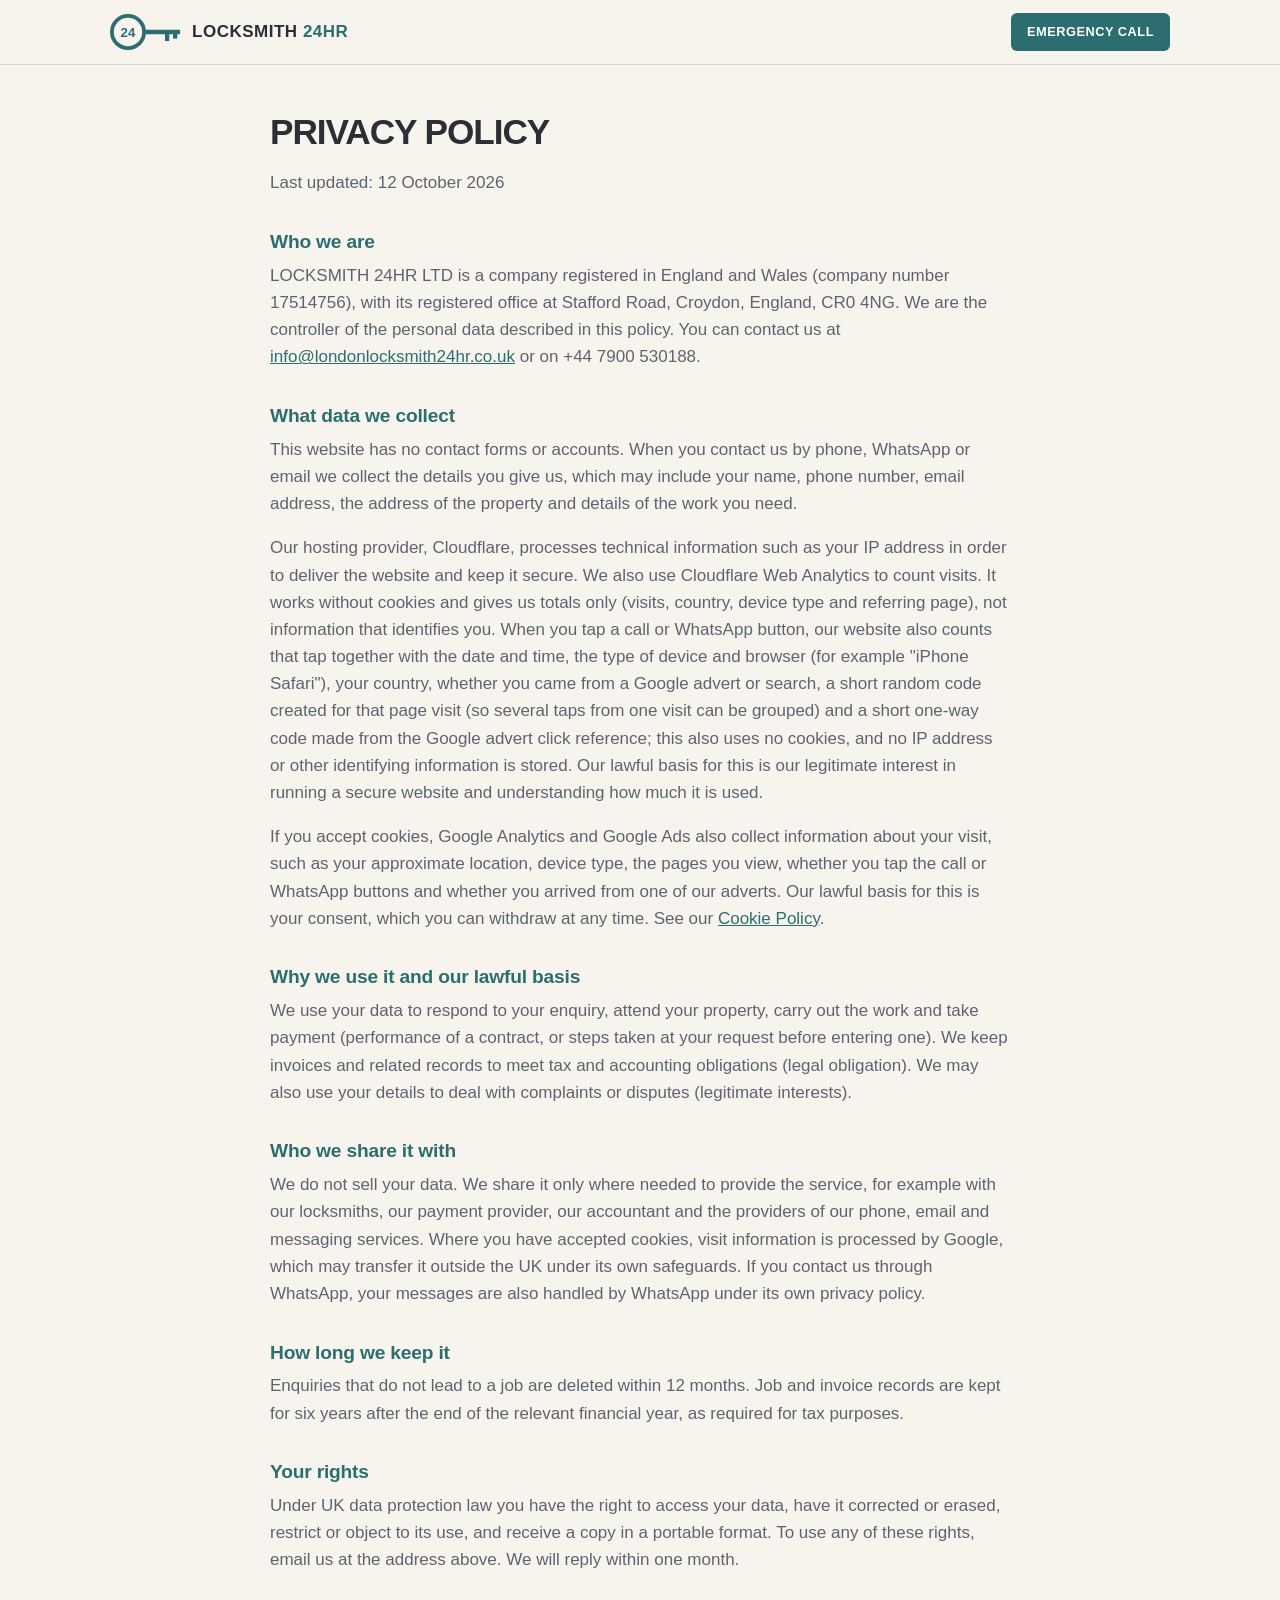
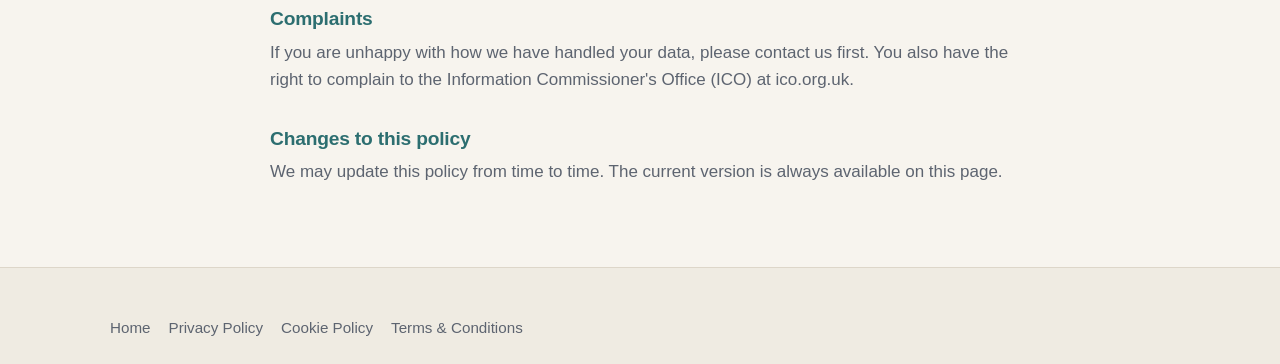
<file: privacy-policy.html>
<!DOCTYPE html>
<html lang="en-GB">
<head>
  <meta charset="UTF-8">
  <meta name="viewport" content="width=device-width, initial-scale=1">
  <title>Privacy Policy | LOCKSMITH 24HR LTD</title>
  <meta name="robots" content="noindex">
  <link rel="icon" href="favicon.svg" type="image/svg+xml">
  <link rel="stylesheet" href="styles.css?v=8">
</head>
<body>
  <header class="site-header">
    <div class="container header-inner">
      <a class="brand" href="/" aria-label="Locksmith 24HR home">
        <svg class="brand-logo" viewBox="-38 -38 152 76" aria-hidden="true"><circle cx="0" cy="0" r="34" fill="none" stroke="currentColor" stroke-width="8"/><text x="0" y="10" text-anchor="middle" font-size="28" font-weight="900" fill="currentColor">24</text><rect x="36" y="-5" width="74" height="10" rx="2" fill="currentColor"/><rect x="78" y="3" width="9" height="16" fill="currentColor"/><rect x="95" y="3" width="9" height="11" fill="currentColor"/></svg>
        <span class="brand-name">LOCKSMITH <b>24HR</b></span>
      </a>
      <a class="btn btn-primary btn-small" href="tel:+447900530188">Emergency Call</a>
    </div>
  </header>

  <main class="container legal">
    <h1>Privacy Policy</h1>
    <p class="updated">Last updated: 12 October 2026</p>

    <h2>Who we are</h2>
    <p>LOCKSMITH 24HR LTD is a company registered in England and Wales (company number 17514756), with its registered office at Stafford Road, Croydon, England, CR0 4NG. We are the controller of the personal data described in this policy. You can contact us at <a href="mailto:info@londonlocksmith24hr.co.uk">info@londonlocksmith24hr.co.uk</a> or on +44 7900 530188.</p>

    <h2>What data we collect</h2>
    <p>This website has no contact forms or accounts. When you contact us by phone, WhatsApp or email we collect the details you give us, which may include your name, phone number, email address, the address of the property and details of the work you need.</p>
    <p>Our hosting provider, Cloudflare, processes technical information such as your IP address in order to deliver the website and keep it secure. We also use Cloudflare Web Analytics to count visits. It works without cookies and gives us totals only (visits, country, device type and referring page), not information that identifies you. When you tap a call or WhatsApp button, our website also counts that tap together with the date and time, the type of device and browser (for example "iPhone Safari"), your country, whether you came from a Google advert or search, a short random code created for that page visit (so several taps from one visit can be grouped) and a short one-way code made from the Google advert click reference; this also uses no cookies, and no IP address or other identifying information is stored. Our lawful basis for this is our legitimate interest in running a secure website and understanding how much it is used.</p>
    <p>If you accept cookies, Google Analytics and Google Ads also collect information about your visit, such as your approximate location, device type, the pages you view, whether you tap the call or WhatsApp buttons and whether you arrived from one of our adverts. Our lawful basis for this is your consent, which you can withdraw at any time. See our <a href="/cookie-policy">Cookie Policy</a>.</p>

    <h2>Why we use it and our lawful basis</h2>
    <p>We use your data to respond to your enquiry, attend your property, carry out the work and take payment (performance of a contract, or steps taken at your request before entering one). We keep invoices and related records to meet tax and accounting obligations (legal obligation). We may also use your details to deal with complaints or disputes (legitimate interests).</p>

    <h2>Who we share it with</h2>
    <p>We do not sell your data. We share it only where needed to provide the service, for example with our locksmiths, our payment provider, our accountant and the providers of our phone, email and messaging services. Where you have accepted cookies, visit information is processed by Google, which may transfer it outside the UK under its own safeguards. If you contact us through WhatsApp, your messages are also handled by WhatsApp under its own privacy policy.</p>

    <h2>How long we keep it</h2>
    <p>Enquiries that do not lead to a job are deleted within 12 months. Job and invoice records are kept for six years after the end of the relevant financial year, as required for tax purposes.</p>

    <h2>Your rights</h2>
    <p>Under UK data protection law you have the right to access your data, have it corrected or erased, restrict or object to its use, and receive a copy in a portable format. To use any of these rights, email us at the address above. We will reply within one month.</p>

    <h2>Complaints</h2>
    <p>If you are unhappy with how we have handled your data, please contact us first. You also have the right to complain to the Information Commissioner's Office (ICO) at ico.org.uk.</p>

    <h2>Changes to this policy</h2>
    <p>We may update this policy from time to time. The current version is always available on this page.</p>
  </main>

  <footer class="site-footer">
    <div class="container">
      <p class="legal-links">
        <a href="/">Home</a>
        <a href="/privacy-policy">Privacy Policy</a>
        <a href="/cookie-policy">Cookie Policy</a>
        <a href="/terms">Terms &amp; Conditions</a>
      </p>
    </div>
  </footer>
</body>
</html>
</file>
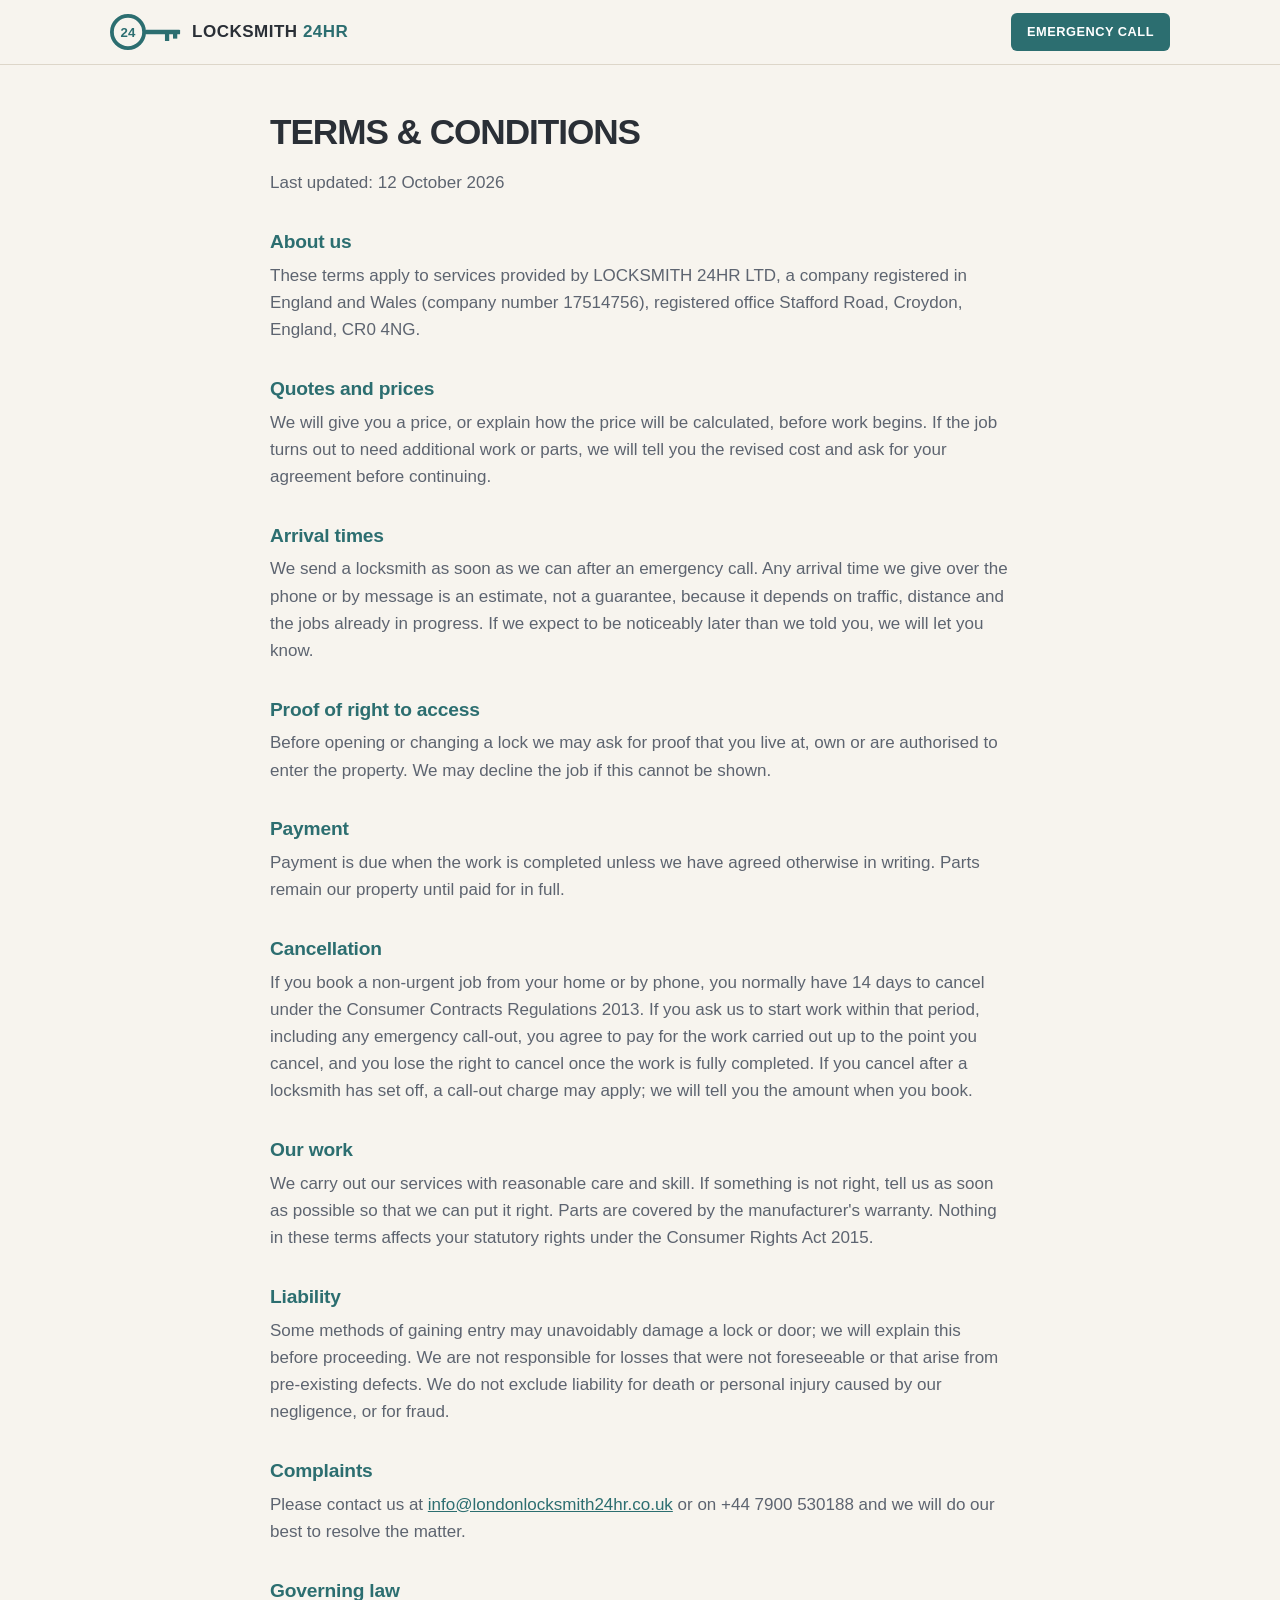
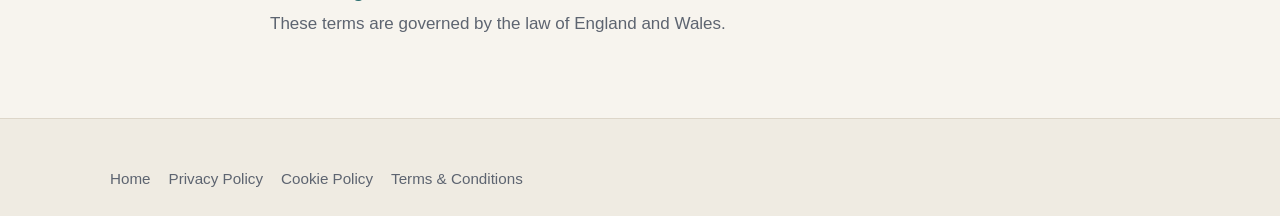
<file: terms.html>
<!DOCTYPE html>
<html lang="en-GB">
<head>
  <meta charset="UTF-8">
  <meta name="viewport" content="width=device-width, initial-scale=1">
  <title>Terms &amp; Conditions | LOCKSMITH 24HR LTD</title>
  <meta name="robots" content="noindex">
  <link rel="icon" href="favicon.svg" type="image/svg+xml">
  <link rel="stylesheet" href="styles.css?v=8">
</head>
<body>
  <header class="site-header">
    <div class="container header-inner">
      <a class="brand" href="/" aria-label="Locksmith 24HR home">
        <svg class="brand-logo" viewBox="-38 -38 152 76" aria-hidden="true"><circle cx="0" cy="0" r="34" fill="none" stroke="currentColor" stroke-width="8"/><text x="0" y="10" text-anchor="middle" font-size="28" font-weight="900" fill="currentColor">24</text><rect x="36" y="-5" width="74" height="10" rx="2" fill="currentColor"/><rect x="78" y="3" width="9" height="16" fill="currentColor"/><rect x="95" y="3" width="9" height="11" fill="currentColor"/></svg>
        <span class="brand-name">LOCKSMITH <b>24HR</b></span>
      </a>
      <a class="btn btn-primary btn-small" href="tel:+447900530188">Emergency Call</a>
    </div>
  </header>

  <main class="container legal">
    <h1>Terms &amp; Conditions</h1>
    <p class="updated">Last updated: 12 October 2026</p>

    <h2>About us</h2>
    <p>These terms apply to services provided by LOCKSMITH 24HR LTD, a company registered in England and Wales (company number 17514756), registered office Stafford Road, Croydon, England, CR0 4NG.</p>

    <h2>Quotes and prices</h2>
    <p>We will give you a price, or explain how the price will be calculated, before work begins. If the job turns out to need additional work or parts, we will tell you the revised cost and ask for your agreement before continuing.</p>

    <h2>Arrival times</h2>
    <p>We send a locksmith as soon as we can after an emergency call. Any arrival time we give over the phone or by message is an estimate, not a guarantee, because it depends on traffic, distance and the jobs already in progress. If we expect to be noticeably later than we told you, we will let you know.</p>

    <h2>Proof of right to access</h2>
    <p>Before opening or changing a lock we may ask for proof that you live at, own or are authorised to enter the property. We may decline the job if this cannot be shown.</p>

    <h2>Payment</h2>
    <p>Payment is due when the work is completed unless we have agreed otherwise in writing. Parts remain our property until paid for in full.</p>

    <h2>Cancellation</h2>
    <p>If you book a non-urgent job from your home or by phone, you normally have 14 days to cancel under the Consumer Contracts Regulations 2013. If you ask us to start work within that period, including any emergency call-out, you agree to pay for the work carried out up to the point you cancel, and you lose the right to cancel once the work is fully completed. If you cancel after a locksmith has set off, a call-out charge may apply; we will tell you the amount when you book.</p>

    <h2>Our work</h2>
    <p>We carry out our services with reasonable care and skill. If something is not right, tell us as soon as possible so that we can put it right. Parts are covered by the manufacturer's warranty. Nothing in these terms affects your statutory rights under the Consumer Rights Act 2015.</p>

    <h2>Liability</h2>
    <p>Some methods of gaining entry may unavoidably damage a lock or door; we will explain this before proceeding. We are not responsible for losses that were not foreseeable or that arise from pre-existing defects. We do not exclude liability for death or personal injury caused by our negligence, or for fraud.</p>

    <h2>Complaints</h2>
    <p>Please contact us at <a href="mailto:info@londonlocksmith24hr.co.uk">info@londonlocksmith24hr.co.uk</a> or on +44 7900 530188 and we will do our best to resolve the matter.</p>

    <h2>Governing law</h2>
    <p>These terms are governed by the law of England and Wales.</p>
  </main>

  <footer class="site-footer">
    <div class="container">
      <p class="legal-links">
        <a href="/">Home</a>
        <a href="/privacy-policy">Privacy Policy</a>
        <a href="/cookie-policy">Cookie Policy</a>
        <a href="/terms">Terms &amp; Conditions</a>
      </p>
    </div>
  </footer>
</body>
</html>
</file>
<file: styles.css>
:root {
  --bg: #f7f4ee;
  --bg-alt: #efebe2;
  --panel: #fffdf9;
  --line: #ddd6c9;
  --ink: #2a2f36;
  --muted: #5d6470;
  --accent: #2c6e70;
  --accent-ink: #ffffff;
  --green: #23804c;
  --radius: 6px;
}

* { box-sizing: border-box; }

html { scroll-behavior: smooth; scroll-padding-top: 76px; }

body {
  margin: 0;
  font-family: -apple-system, BlinkMacSystemFont, "Segoe UI", Roboto, "Helvetica Neue", Arial, sans-serif;
  font-size: 17px;
  line-height: 1.6;
  color: var(--ink);
  background: var(--bg);
}

h1, h2, h3 { line-height: 1.1; margin: 0 0 0.5em; color: var(--ink); }
h1 { font-size: clamp(2.4rem, 7vw, 4.4rem); font-weight: 900; letter-spacing: -0.03em; text-transform: uppercase; }
h1 span { display: block; color: var(--accent); }
h2 { font-size: clamp(1.7rem, 4vw, 2.4rem); font-weight: 800; letter-spacing: -0.01em; }
h3 { font-size: 1.15rem; }
p { margin: 0 0 1em; }
a { color: var(--accent); }

a:focus-visible, button:focus-visible { outline: 3px solid var(--ink); outline-offset: 3px; }

.container { width: 100%; max-width: 1100px; margin: 0 auto; padding: 0 20px; }

/* Header */
.site-header {
  position: sticky; top: 0; z-index: 20;
  background: rgba(247, 244, 238, 0.94);
  backdrop-filter: blur(8px);
  border-bottom: 1px solid var(--line);
}
.header-inner { display: flex; align-items: center; justify-content: space-between; gap: 16px; height: 64px; }
.brand { display: flex; align-items: center; gap: 10px; font-weight: 800; letter-spacing: 0.02em; color: var(--ink); text-decoration: none; }
.brand-logo { height: 36px; width: auto; color: var(--accent); flex-shrink: 0; }
.brand-name { font-weight: 900; letter-spacing: 0.03em; white-space: nowrap; }
.brand-name b { color: var(--accent); font-weight: 900; }
.nav { display: flex; gap: 28px; }
.nav a { color: var(--muted); text-decoration: none; font-weight: 600; font-size: 0.95rem; }
.nav a:hover { color: var(--accent); }

/* Buttons */
.btn {
  display: inline-flex; align-items: center; justify-content: center; gap: 8px;
  padding: 15px 28px; border: 0; border-radius: var(--radius);
  font: inherit; font-weight: 800; text-decoration: none; cursor: pointer;
  text-transform: uppercase; letter-spacing: 0.04em; font-size: 0.95rem;
  transition: transform 0.15s ease, filter 0.15s ease;
}
.btn:hover { transform: scale(1.06); filter: brightness(1.06); }
.btn-small { padding: 9px 16px; font-size: 0.8rem; }
.btn-primary { background: var(--accent); color: var(--accent-ink); }
.btn-whatsapp { background: var(--green); color: #fff; }
.btn-light { background: var(--accent-ink); color: var(--accent); }
.icon { width: 18px; height: 18px; fill: none; stroke: currentColor; stroke-width: 2.2; stroke-linecap: round; stroke-linejoin: round; }

/* Hero */
.hero {
  padding: 88px 0 76px;
  background:
    linear-gradient(90deg, rgba(247, 244, 238, 0.98) 0%, rgba(247, 244, 238, 0.94) 50%, rgba(247, 244, 238, 0.8) 100%),
    url("images/keys.jpg") center / cover no-repeat,
    var(--bg);
  border-bottom: 1px solid var(--line);
}
.hero-inner { max-width: 1100px; }
.hero-inner > * { max-width: 760px; }
.eyebrow {
  display: inline-block; padding: 6px 12px; border-radius: var(--radius);
  background: rgba(44, 110, 112, 0.12); color: var(--accent);
  font-weight: 700; font-size: 0.8rem; text-transform: uppercase; letter-spacing: 0.08em;
}
.lead { font-size: 1.2rem; color: var(--muted); }
.lead strong { color: var(--ink); }
.hero-phone { font-size: 1.3rem; font-weight: 800; }
.hero-phone a { color: var(--accent); text-decoration: none; }
.cta-row { display: flex; flex-wrap: wrap; gap: 14px; margin: 24px 0 30px; }
.badges { display: flex; flex-wrap: wrap; gap: 8px 22px; list-style: none; padding: 0; margin: 0; }
.badges li { position: relative; padding-left: 22px; font-size: 0.95rem; font-weight: 600; color: var(--muted); }
.badges li::before {
  content: ""; position: absolute; left: 0; top: 0.45em;
  width: 12px; height: 6px; border-left: 3px solid var(--accent); border-bottom: 3px solid var(--accent);
  transform: rotate(-45deg);
}

/* Sections */
.section { padding: 72px 0; }
.section-alt { background: var(--bg-alt); border-top: 1px solid var(--line); border-bottom: 1px solid var(--line); }
.section h2::after { content: ""; display: block; width: 56px; height: 4px; margin-top: 14px; background: var(--accent); }
.section-lead { color: var(--muted); max-width: 640px; margin: 0 0 36px; }

.grid { display: grid; gap: 20px; }
.grid-3 { grid-template-columns: repeat(auto-fit, minmax(260px, 1fr)); }
.card {
  background: var(--panel); border: 1px solid var(--line); border-top: 3px solid var(--accent);
  border-radius: var(--radius); padding: 26px;
}
.card p { margin: 0; color: var(--muted); }

/* Services */
.service-groups { display: grid; gap: 24px; grid-template-columns: repeat(3, 1fr); }
.service-group {
  background: var(--panel); border: 1px solid var(--line); border-radius: 14px;
  padding: 32px 30px;
}
.service-group h3 { font-size: 1.35rem; font-weight: 800; margin: 0; }
.service-group h3::after {
  content: ""; display: block; width: 56px; height: 4px; margin-top: 12px;
  border-radius: 2px; background: var(--accent);
}
.check-list { list-style: none; padding: 0; margin: 22px 0 0; display: grid; gap: 14px; }
.check-list li { position: relative; padding-left: 32px; font-weight: 600; }
.check-list li::before {
  content: ""; position: absolute; left: 0; top: 0.2em;
  width: 20px; height: 20px; border-radius: 50%; background: var(--accent);
}
.check-list li::after {
  content: ""; position: absolute; left: 6px; top: 0.52em;
  width: 8px; height: 4px; border-left: 2px solid var(--accent-ink); border-bottom: 2px solid var(--accent-ink);
  transform: rotate(-45deg);
}
.service-note { margin: 28px 0 0; color: var(--muted); }

/* Hover: blocks grow slightly */
.card, .service-group, .stats li, .areas li {
  transition: transform 0.2s ease, border-color 0.2s ease, box-shadow 0.2s ease;
}
.card:hover, .service-group:hover, .stats li:hover, .areas li:hover {
  transform: scale(1.03);
  border-color: var(--accent);
  box-shadow: 0 12px 28px rgba(60, 50, 30, 0.12);
}

@media (max-width: 900px) {
  .service-groups { grid-template-columns: 1fr; }
}

/* CTA band */
.cta-band { background: var(--accent); color: var(--accent-ink); padding: 56px 0; }
.cta-band h2 { color: var(--accent-ink); text-transform: uppercase; }
.cta-band p { font-weight: 600; margin-bottom: 24px; }

/* About */
.about { display: grid; gap: 40px; grid-template-columns: 1.1fr 1fr; align-items: center; }
.about p { color: var(--muted); }
.about-photo .slider { border: 1px solid var(--line); border-radius: 14px; overflow: hidden; }
.about-slides {
  display: flex; overflow-x: auto; scroll-snap-type: x mandatory; scrollbar-width: none;
}
.about-slides::-webkit-scrollbar { display: none; }
.about-slides figure { flex: 0 0 100%; margin: 0; scroll-snap-align: start; }
.about-photo img {
  display: block; width: 100%; height: auto; aspect-ratio: 4 / 3;
  object-fit: cover; filter: saturate(0.85);
}
.about-photo img.pos-right { object-position: 80% center; }
.about-photo .slider-dots { margin-bottom: 0; }
.stats { list-style: none; padding: 0; margin: 0; display: grid; gap: 14px; grid-column: 1 / -1; grid-template-columns: repeat(3, 1fr); }
.stats li {
  background: var(--panel); border: 1px solid var(--line); border-left: 4px solid var(--accent);
  border-radius: var(--radius); padding: 18px 22px; color: var(--muted);
}
.stats strong { display: block; font-size: 1.6rem; font-weight: 900; color: var(--ink); }

/* Areas */
.areas { display: flex; flex-wrap: wrap; gap: 10px; list-style: none; padding: 0; margin: 0; }
.areas li {
  background: var(--panel); border: 1px solid var(--line); border-radius: var(--radius);
  padding: 10px 18px; font-weight: 700;
}

/* Footer */
.site-footer { background: var(--bg-alt); border-top: 1px solid var(--line); color: var(--muted); padding: 48px 0 24px; font-size: 0.95rem; }
.site-footer a { color: var(--muted); text-decoration: none; }
.site-footer a:hover { color: var(--accent); }
.site-footer h3 { color: var(--ink); font-size: 0.85rem; text-transform: uppercase; letter-spacing: 0.1em; }
.site-footer ul { list-style: none; padding: 0; margin: 0; }
.site-footer li { margin-bottom: 6px; }
.footer-grid { display: grid; gap: 32px; grid-template-columns: 1.4fr 1fr 1fr; }
.footer-brand { color: var(--ink); font-weight: 800; font-size: 1.1rem; }
.footer-bottom { margin-top: 32px; padding-top: 20px; border-top: 1px solid var(--line); font-size: 0.85rem; }
.legal-links { display: flex; flex-wrap: wrap; gap: 18px; margin: 0; }

/* Sticky call bar on phones */
.mobile-bar { display: none; }

/* Cookie notice */
.cookie-notice {
  position: fixed; left: 16px; right: 16px; bottom: 16px; z-index: 40;
  max-width: 760px; margin: 0 auto; padding: 16px 20px;
  display: flex; align-items: center; gap: 16px;
  background: var(--panel); border: 1px solid var(--line); border-radius: var(--radius);
  box-shadow: 0 12px 30px rgba(60, 50, 30, 0.16); font-size: 0.9rem; color: var(--muted);
}
.cookie-notice[hidden] { display: none; }
.cookie-actions { display: flex; gap: 10px; flex-shrink: 0; }
.cookie-actions .btn { flex: 1; }
.btn-outline { background: transparent; color: var(--ink); border: 1px solid var(--muted); }
.cookie-notice p { margin: 0; }
.cookie-notice strong { color: var(--ink); }

/* Legal pages */
.legal { max-width: 780px; padding-top: 48px; padding-bottom: 64px; }
.legal h1 { font-size: 2.2rem; }
.legal h2 { font-size: 1.2rem; margin-top: 1.8em; color: var(--accent); }
.legal p { color: var(--muted); }
.legal code { background: var(--panel); padding: 2px 6px; border-radius: 4px; color: var(--ink); }

@media (max-width: 800px) {
  .nav, .site-header .btn { display: none; }
  .hero { padding: 52px 0 48px; }
  .section { padding: 52px 0; }
  .about, .stats, .footer-grid { grid-template-columns: 1fr; }
  .hero {
    background:
      linear-gradient(rgba(247, 244, 238, 0.94), rgba(247, 244, 238, 0.94)),
      url("images/keys.jpg") center / cover no-repeat,
      var(--bg);
  }
  .cta-row .btn { flex: 1 1 140px; padding: 15px 14px; white-space: nowrap; }
  body { padding-bottom: 76px; }
  .mobile-bar {
    position: fixed; left: 0; right: 0; bottom: 0; z-index: 30;
    display: grid; grid-template-columns: 1fr 1fr; gap: 10px;
    padding: 10px 12px; background: var(--bg); border-top: 1px solid var(--line);
  }
  .mobile-bar .btn { padding: 14px 10px; }
  .cookie-notice { bottom: 88px; flex-direction: column; align-items: stretch; }
}

.copyright { color: var(--ink); }
.copyright small { color: var(--muted); font-size: 0.92em; }

.areas-note { margin: 24px 0 0; color: var(--muted); }

/* FAQ */
.faq-layout { display: grid; gap: 48px; grid-template-columns: 1fr 1.5fr; align-items: start; }
.faq-intro { position: sticky; top: 96px; }
.faq-intro h2 { margin-top: 14px; }
.faq-lead { color: var(--muted); margin: 0 0 28px; }
.faq-help {
  background: var(--accent); color: var(--accent-ink);
  border-radius: 16px; padding: 26px;
}
.faq-help strong { display: block; font-size: 1.25rem; font-weight: 800; }
.faq-help p { margin: 6px 0 18px; opacity: 0.9; }
.faq-help .btn { background: var(--accent-ink); color: var(--accent); width: 100%; }

.faq { display: grid; gap: 14px; }
.faq details {
  background: var(--panel); border: 1px solid var(--line); border-radius: 16px;
  transition: border-color 0.2s ease, box-shadow 0.2s ease;
}
.faq details:hover { border-color: var(--accent); }
.faq details[open] { border-color: var(--accent); box-shadow: 0 12px 28px rgba(60, 50, 30, 0.1); }
.faq summary {
  display: flex; align-items: center; gap: 16px;
  padding: 20px 22px; cursor: pointer; list-style: none;
}
.faq summary::-webkit-details-marker { display: none; }
.faq-q { flex: 1; font-size: 1.08rem; font-weight: 700; line-height: 1.35; }
.faq-toggle {
  position: relative; flex-shrink: 0; width: 34px; height: 34px; border-radius: 50%;
  background: rgba(44, 110, 112, 0.12);
  transition: background 0.2s ease, transform 0.25s ease;
}
.faq-toggle::before, .faq-toggle::after {
  content: ""; position: absolute; left: 50%; top: 50%;
  width: 14px; height: 2px; margin: -1px 0 0 -7px; border-radius: 2px;
  background: var(--accent); transition: background 0.2s ease, transform 0.25s ease;
}
.faq-toggle::after { transform: rotate(90deg); }
.faq details[open] .faq-toggle { background: var(--accent); transform: rotate(180deg); }
.faq details[open] .faq-toggle::before, .faq details[open] .faq-toggle::after { background: var(--accent-ink); }
.faq details[open] .faq-toggle::after { transform: rotate(0deg); }
.faq details p {
  margin: 0; padding: 0 72px 22px 22px; color: var(--muted);
  animation: faq-in 0.25s ease;
}
@keyframes faq-in { from { opacity: 0; transform: translateY(-6px); } to { opacity: 1; transform: none; } }

@media (max-width: 900px) {
  .faq-layout { grid-template-columns: 1fr; gap: 28px; }
  .faq-intro { position: static; }
  .faq summary { padding: 18px 16px; gap: 12px; }
  .faq details p { padding: 0 16px 20px 16px; }
}
.faq-intro .eyebrow { font-size: 1rem; padding: 8px 16px; letter-spacing: 0.1em; }

/* Google rating & reviews */
.rating {
  display: inline-flex; align-items: center; gap: 6px; margin: 0 0 18px;
  color: var(--ink); text-decoration: none; font-weight: 600;
}
.rating:hover strong, .rating:hover { color: var(--accent); }
.rating-stars { color: #e3a008; letter-spacing: 2px; }
/* Sliders (reviews, recent jobs): arrows over the cards, dots underneath */
.slider { position: relative; }
.reviews {
  display: flex; gap: 20px; overflow-x: auto; scroll-snap-type: x mandatory;
  margin: 0; scrollbar-width: none;
}
.reviews::-webkit-scrollbar { display: none; }
.review {
  display: flex; flex-direction: column;
  flex: 0 0 calc((100% - 20px) / 2); scroll-snap-align: start;
  margin: 0; padding: 28px 56px;
  background: var(--panel); border: 1px solid var(--line); border-left: 4px solid var(--accent);
  border-radius: 14px;
}
.review .rating-stars { margin: 0 0 10px; font-size: 1.2rem; }
.review blockquote { margin: 0 0 14px; font-size: 1.15rem; line-height: 1.5; }
.review figcaption { margin-top: auto; color: var(--muted); font-weight: 600; font-size: 0.95rem; }
.company-details { font-size: 0.85rem; }

.slider-arrow {
  display: flex; align-items: center; justify-content: center;
  position: absolute; top: 50%; z-index: 2; transform: translateY(-50%);
  width: 42px; height: 42px; padding: 0 0 3px; border-radius: 50%;
  border: 1px solid rgba(44, 110, 112, 0.25); background: rgba(255, 253, 249, 0.6);
  -webkit-backdrop-filter: blur(3px); backdrop-filter: blur(3px);
  color: var(--accent); font-size: 1.9rem; line-height: 1; cursor: pointer;
  transition: opacity 0.2s ease, background 0.2s ease;
}
.slider-arrow:hover { background: rgba(255, 253, 249, 0.9); }
.slider-prev { left: 10px; }
.slider-next { right: 10px; }
.slider-arrow:disabled { opacity: 0; pointer-events: none; }
.slider-dots { display: flex; justify-content: center; gap: 2px; margin: 10px 0 18px; }
.slider-dot {
  position: relative; width: 24px; height: 24px; padding: 0; border: 0;
  background: transparent; cursor: pointer; transition: width 0.2s ease;
}
.slider-dot::before {
  content: ""; position: absolute; left: 50%; top: 50%; transform: translate(-50%, -50%);
  width: 8px; height: 8px; border-radius: 4px; background: var(--line);
  transition: width 0.2s ease, background 0.2s ease;
}
.slider-dot.active { width: 30px; }
.slider-dot.active::before { width: 22px; background: var(--accent); }

@media (max-width: 800px) {
  .reviews { align-items: flex-start; overflow-y: hidden; transition: height 0.3s ease; }
  .review { flex-basis: 100%; padding: 28px 46px; }
  .slider-arrow { width: 36px; height: 36px; font-size: 1.7rem; }
  .slider-prev { left: 8px; }
  .slider-next { right: 8px; }
}

/* Recent jobs: three photos per view on computers, two on phones */
.work-grid {
  display: flex; gap: 16px; overflow-x: auto; scroll-snap-type: x mandatory; scrollbar-width: none;
}
.work-grid::-webkit-scrollbar { display: none; }
.work-grid figure {
  flex: 0 0 calc((100% - 32px) / 3); scroll-snap-align: start;
  margin: 0; overflow: hidden; border: 1px solid var(--line); border-radius: 14px; background: var(--panel);
}
.work-grid img { display: block; width: 100%; height: auto; aspect-ratio: 4 / 5; object-fit: cover; }
.work-grid figcaption { padding: 12px 14px; font-weight: 700; font-size: 0.95rem; }
@media (max-width: 800px) {
  .work-grid { gap: 12px; }
  .work-grid figure { flex-basis: calc((100% - 12px) / 2); }
  .work-grid figcaption { padding: 10px 12px; font-size: 0.85rem; }
}
</file>
